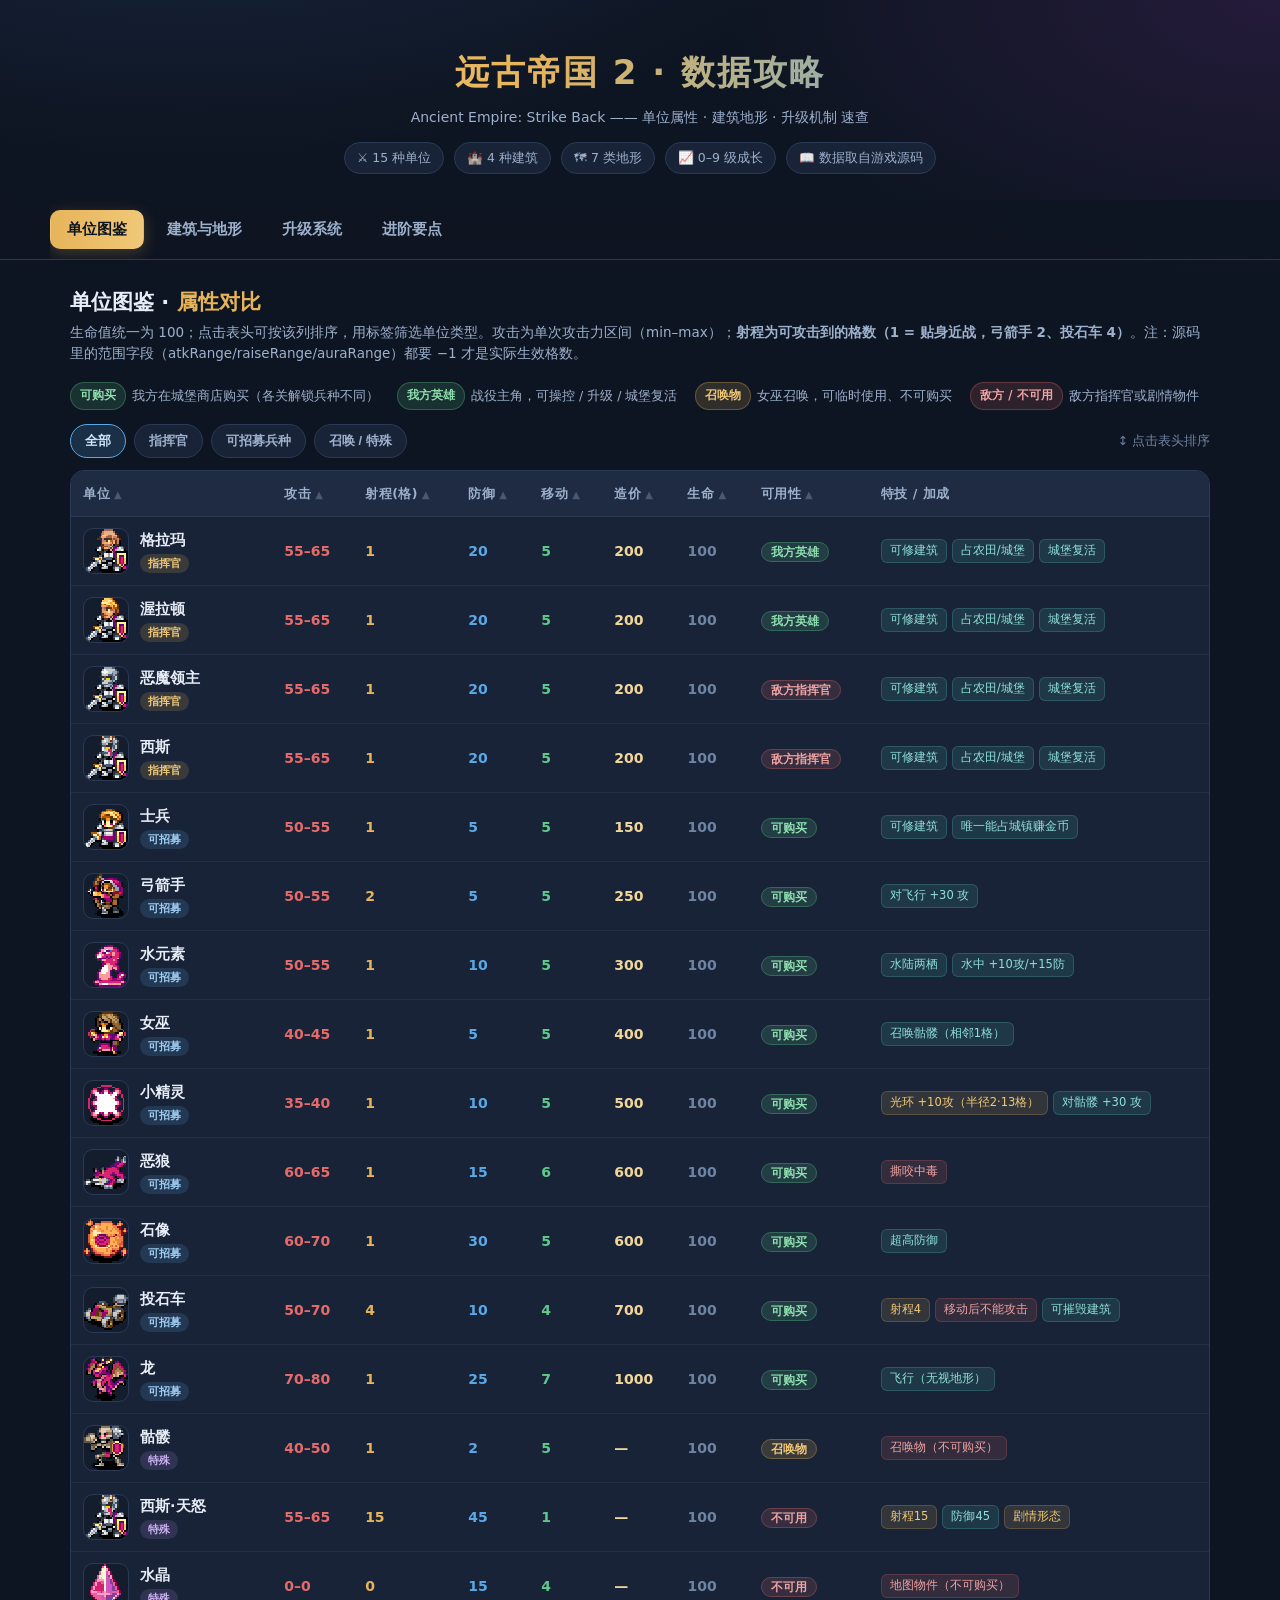
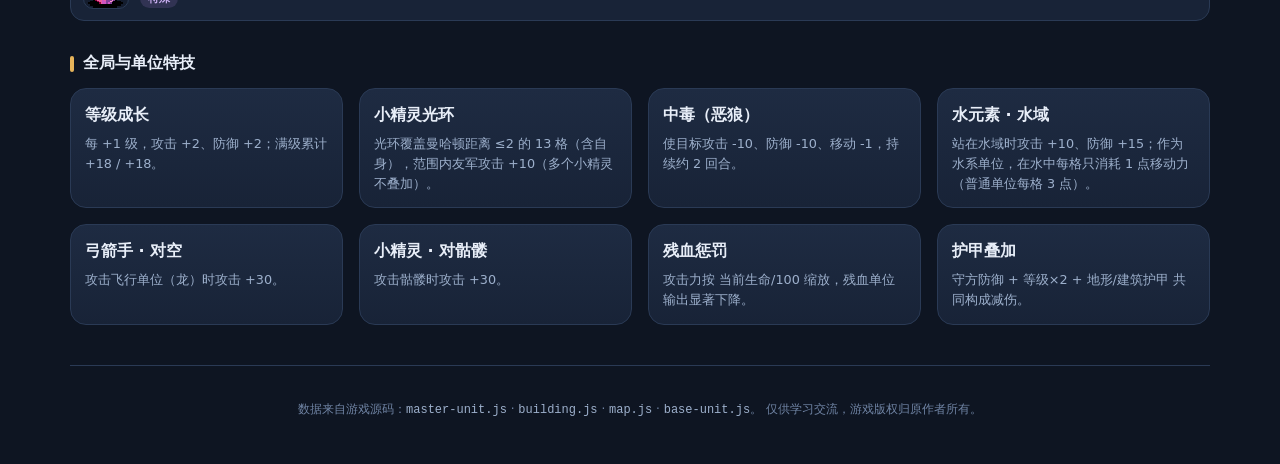
<file: guide/index.html>
<!DOCTYPE html>
<html lang="zh-CN">
<head>
<meta charset="UTF-8">
<meta name="viewport" content="width=device-width, initial-scale=1.0">
<title>远古帝国2 · 数据攻略</title>
<style>
  :root{
    --bg:#0e1522; --bg2:#131c2c; --panel:#182337; --panel2:#1e2b42;
    --line:#2a3a55; --txt:#e8eef8; --sub:#9db0cc; --muted:#6f83a3;
    --gold:#e7b45a; --blue:#5aa9e6; --green:#5ec98a; --red:#e56b6b; --purple:#b28ae6; --cyan:#57c9c2;
    --atk:#e56b6b; --def:#5aa9e6; --mov:#5ec98a; --range:#e7b45a;
  }
  *{box-sizing:border-box}
  html{scroll-behavior:smooth}
  body{
    margin:0;font-family:"Segoe UI","Microsoft YaHei",system-ui,sans-serif;
    color:var(--txt);
    background:radial-gradient(1200px 600px at 15% -10%,#1b2a45 0%,transparent 60%),
               radial-gradient(1000px 500px at 100% 0%,#241b3a 0%,transparent 55%),
               var(--bg);
    line-height:1.55; -webkit-font-smoothing:antialiased;
  }
  a{color:var(--blue)}
  .wrap{max-width:1180px;margin:0 auto;padding:0 20px}
  /* hero */
  .hero{padding:46px 0 26px;text-align:center}
  .hero h1{margin:0 0 8px;font-size:34px;letter-spacing:2px;
    background:linear-gradient(90deg,#f3d08a,#e7b45a 40%,#5aa9e6 90%);
    -webkit-background-clip:text;background-clip:text;color:transparent;font-weight:800}
  .hero p{margin:0;color:var(--sub);font-size:14px}
  .hero .badges{margin-top:14px;display:flex;gap:10px;justify-content:center;flex-wrap:wrap}
  .hero .badges span{background:var(--panel);border:1px solid var(--line);color:var(--sub);
    padding:5px 12px;border-radius:999px;font-size:12.5px}
  /* tabs */
  .tabs{position:sticky;top:0;z-index:20;background:rgba(14,21,34,.86);
    backdrop-filter:blur(10px);border-bottom:1px solid var(--line);margin-bottom:26px}
  .tabs .inner{display:flex;gap:6px;overflow-x:auto;padding:10px 0}
  .tab{white-space:nowrap;border:1px solid transparent;background:transparent;color:var(--sub);
    padding:9px 16px;border-radius:10px;cursor:pointer;font-size:14.5px;font-weight:600;transition:.18s}
  .tab:hover{color:var(--txt);background:var(--panel)}
  .tab.active{color:#0e1522;background:linear-gradient(90deg,#e7b45a,#f0c878);box-shadow:0 4px 16px rgba(231,180,90,.25)}
  /* panel */
  .panel{display:none;animation:fade .25s ease}
  .panel.active{display:block}
  @keyframes fade{from{opacity:0;transform:translateY(6px)}to{opacity:1;transform:none}}
  .section-title{font-size:21px;margin:6px 0 4px;font-weight:800}
  .section-title .em{color:var(--gold)}
  .section-desc{color:var(--sub);font-size:13.5px;margin:0 0 18px}
  .subhead{font-size:16px;font-weight:700;margin:30px 0 12px;display:flex;align-items:center;gap:9px}
  .subhead::before{content:"";width:4px;height:16px;border-radius:2px;background:var(--gold)}
  /* toolbar */
  .toolbar{display:flex;justify-content:space-between;align-items:center;gap:12px;flex-wrap:wrap;margin-bottom:12px}
  .chips{display:flex;gap:8px;flex-wrap:wrap}
  .chip{background:var(--panel);border:1px solid var(--line);color:var(--sub);padding:7px 14px;
    border-radius:999px;cursor:pointer;font-size:13px;font-weight:600;transition:.15s}
  .chip:hover{color:var(--txt);border-color:#3d517a}
  .chip.active{background:rgba(90,169,230,.18);border-color:var(--blue);color:#cfe6ff}
  .hint{color:var(--muted);font-size:12.5px}
  /* table */
  .tablewrap{overflow-x:auto;border:1px solid var(--line);border-radius:14px;background:var(--panel)}
  table{border-collapse:collapse;width:100%;min-width:820px;font-size:14px}
  thead th{position:sticky;top:0;background:var(--panel2);color:var(--sub);text-align:left;
    padding:13px 12px;font-weight:700;font-size:12.5px;letter-spacing:.5px;white-space:nowrap;
    border-bottom:1px solid var(--line);cursor:pointer;user-select:none}
  thead th .arr{opacity:.35;font-size:10px;margin-left:4px}
  thead th.sorted .arr{opacity:1;color:var(--gold)}
  tbody td{padding:11px 12px;border-bottom:1px solid rgba(42,58,85,.55);vertical-align:middle}
  tbody tr:hover{background:rgba(90,169,230,.06)}
  tbody tr:last-child td{border-bottom:none}
  .u-cell{display:flex;align-items:center;gap:11px;min-width:150px}
  .u-cell img{width:44px;height:44px;object-fit:contain;image-rendering:pixelated;
    background:radial-gradient(circle at 50% 60%,#2b3d5c,#141d2e);border-radius:10px;border:1px solid var(--line);padding:2px}
  .u-name{font-weight:700;font-size:14.5px}
  .role{display:inline-block;margin-top:2px;font-size:11px;padding:1px 8px;border-radius:999px;font-weight:600}
  .role.c{background:rgba(231,180,90,.16);color:#f0c878}
  .role.r{background:rgba(90,169,230,.16);color:#9fcdf3}
  .role.s{background:rgba(178,138,230,.16);color:#cbb0f2}
  .stat{font-variant-numeric:tabular-nums;font-weight:700}
  .s-atk{color:var(--atk)} .s-def{color:var(--def)} .s-mov{color:var(--mov)}
  .s-range{color:var(--range)} .s-hp{color:var(--muted)} .s-cost{color:#f0d69a}
  .abil{display:flex;flex-wrap:wrap;gap:5px}
  .tag{font-size:11.5px;padding:2px 8px;border-radius:6px;background:rgba(87,201,194,.13);color:#8fe0da;border:1px solid rgba(87,201,194,.22)}
  .tag.warn{background:rgba(229,107,107,.13);color:#f0a3a3;border-color:rgba(229,107,107,.22)}
  .tag.gold{background:rgba(231,180,90,.13);color:#f0c878;border-color:rgba(231,180,90,.22)}
  /* icon crop (sprite sheets: show first frame only) */
  .icon{background-repeat:no-repeat;background-size:100% auto;background-position:top center;
    image-rendering:pixelated;border-radius:10px;border:1px solid var(--line);flex:0 0 auto;background-color:#141d2e}
  .icon.sm{width:46px;height:46px}
  .icon.lg{width:56px;height:56px}
  .use{font-size:11.5px;font-weight:700;padding:2px 9px;border-radius:999px;white-space:nowrap;border:1px solid transparent}
  .use.ok{background:rgba(94,201,138,.16);color:#8fe0b0;border-color:rgba(94,201,138,.3)}
  .use.mid{background:rgba(231,180,90,.16);color:#f0c878;border-color:rgba(231,180,90,.3)}
  .use.no{background:rgba(229,107,107,.15);color:#f0a3a3;border-color:rgba(229,107,107,.3)}
  .legend{display:flex;gap:18px;flex-wrap:wrap;margin:0 0 14px;font-size:12.5px;color:var(--sub);line-height:1.9}
  .legend>span{display:inline-flex;align-items:center;gap:6px}
  /* cards */
  .cards{display:grid;grid-template-columns:repeat(auto-fill,minmax(255px,1fr));gap:16px}
  .card{background:linear-gradient(180deg,var(--panel2),var(--panel));border:1px solid var(--line);
    border-radius:16px;padding:16px;transition:.18s;position:relative;overflow:hidden}
  .card:hover{border-color:#3d517a;transform:translateY(-3px);box-shadow:0 10px 26px rgba(0,0,0,.35)}
  .card .top{display:flex;align-items:center;gap:13px;margin-bottom:10px}
  .card .top img{width:66px;height:66px;object-fit:contain;image-rendering:pixelated;border-radius:12px;
    background:radial-gradient(circle at 50% 60%,#2b3d5c,#141d2e);border:1px solid var(--line);padding:3px}
  .card h4{margin:0;font-size:16px}
  .card .kv{display:flex;gap:8px;flex-wrap:wrap;margin:8px 0 10px}
  .kv span{font-size:12px;padding:3px 9px;border-radius:8px;background:rgba(255,255,255,.04);border:1px solid var(--line)}
  .kv b{font-weight:700}
  .card .desc{color:var(--sub);font-size:12.8px;margin:0}
  .cards.tight .card{padding:14px}
  .cards.tight .top img{width:48px;height:48px}
  /* upgrade */
  .formula{background:var(--panel);border:1px solid var(--line);border-left:3px solid var(--gold);
    border-radius:12px;padding:16px 18px;color:var(--sub);font-size:13.5px;margin-bottom:22px}
  .formula code{color:#f0d69a;font-family:Consolas,monospace;font-size:13px}
  .lvl-table{min-width:520px}
  /* notes */
  .notes{display:grid;grid-template-columns:repeat(auto-fill,minmax(330px,1fr));gap:14px}
  .note{background:var(--panel);border:1px solid var(--line);border-radius:14px;padding:15px 16px}
  .note .n-h{display:flex;align-items:center;gap:9px;font-weight:700;margin-bottom:6px;font-size:14.5px}
  .note .ico{width:26px;height:26px;flex:0 0 26px;display:grid;place-items:center;border-radius:8px;
    background:rgba(231,180,90,.14);color:var(--gold);font-size:14px}
  .note p{margin:0;color:var(--sub);font-size:13px}
  .foot{color:var(--muted);font-size:12px;text-align:center;padding:34px 0 46px;border-top:1px solid var(--line);margin-top:40px}
  .foot code{color:#9db0cc}
  @media(max-width:640px){.hero h1{font-size:26px}.wrap{padding:0 14px}}
</style>
</head>
<body>

<header class="hero">
  <div class="wrap">
    <h1>远古帝国 2 · 数据攻略</h1>
    <p>Ancient Empire: Strike Back —— 单位属性 · 建筑地形 · 升级机制 速查</p>
    <div class="badges">
      <span>⚔ 15 种单位</span><span>🏰 4 种建筑</span><span>🗺 7 类地形</span><span>📈 0–9 级成长</span>
      <span>📖 数据取自游戏源码</span>
    </div>
  </div>
</header>

<nav class="tabs">
  <div class="wrap inner">
    <button class="tab active" data-target="p-units">单位图鉴</button>
    <button class="tab" data-target="p-build">建筑与地形</button>
    <button class="tab" data-target="p-upgrade">升级系统</button>
    <button class="tab" data-target="p-notes">进阶要点</button>
  </div>
</nav>

<main class="wrap">

  <!-- ============ 单位 ============ -->
  <section id="p-units" class="panel active">
    <h2 class="section-title">单位图鉴 · <span class="em">属性对比</span></h2>
    <p class="section-desc">生命值统一为 100；点击表头可按该列排序，用标签筛选单位类型。攻击为单次攻击力区间（min–max）；<b>射程为可攻击到的格数（1 = 贴身近战，弓箭手 2、投石车 4）</b>。注：源码里的范围字段（atkRange/raiseRange/auraRange）都要 −1 才是实际生效格数。</p>
    <div class="legend">
      <span><span class="use ok">可购买</span> 我方在城堡商店购买（各关解锁兵种不同）</span>
      <span><span class="use ok">我方英雄</span> 战役主角，可操控 / 升级 / 城堡复活</span>
      <span><span class="use mid">召唤物</span> 女巫召唤，可临时使用、不可购买</span>
      <span><span class="use no">敌方 / 不可用</span> 敌方指挥官或剧情物件</span>
    </div>

    <div class="toolbar">
      <div class="chips" id="roleChips">
        <button class="chip active" data-role="all">全部</button>
        <button class="chip" data-role="c">指挥官</button>
        <button class="chip" data-role="r">可招募兵种</button>
        <button class="chip" data-role="s">召唤 / 特殊</button>
      </div>
      <div class="hint">↕ 点击表头排序</div>
    </div>

    <div class="tablewrap">
      <table id="unitTable">
        <thead>
          <tr>
            <th data-key="name">单位<span class="arr">▲</span></th>
            <th data-key="atkMax">攻击<span class="arr">▲</span></th>
            <th data-key="range">射程(格)<span class="arr">▲</span></th>
            <th data-key="def">防御<span class="arr">▲</span></th>
            <th data-key="mov">移动<span class="arr">▲</span></th>
            <th data-key="cost">造价<span class="arr">▲</span></th>
            <th data-key="hp">生命<span class="arr">▲</span></th>
            <th data-key="useRank">可用性<span class="arr">▲</span></th>
            <th>特技 / 加成</th>
          </tr>
        </thead>
        <tbody></tbody>
      </table>
    </div>

    <h3 class="subhead">全局与单位特技</h3>
    <div class="cards tight" id="abilityCards"></div>
  </section>

  <!-- ============ 建筑与地形 ============ -->
  <section id="p-build" class="panel">
    <h2 class="section-title">建筑与地形 · <span class="em">增益一览</span></h2>
    <p class="section-desc">站在建筑或地形格上会获得“护甲”（减伤），建筑还提供回血与金币。护甲取建筑与地形中较高的那一项（建筑优先）。</p>

    <h3 class="subhead">建筑（驻守增益 / 收益）</h3>
    <div class="cards" id="buildingCards"></div>

    <h3 class="subhead">地形（防御加成 / 移动消耗）</h3>
    <div class="cards" id="terrainCards"></div>
  </section>

  <!-- ============ 升级 ============ -->
  <section id="p-upgrade" class="panel">
    <h2 class="section-title">升级系统 · <span class="em">成长曲线</span></h2>
    <p class="section-desc">单位通过战斗获得经验（XP）自动升级；<b>初始为 0 级</b>（0 XP，无加成）。每提升 1 级，<b>攻击 +2、防御 +2</b>（源码 atkByLevel / defByLevel = 2）。</p>

    <div class="formula">
      <div style="margin-bottom:8px;color:#cfe0f5;font-weight:700">⛨ 伤害结算（简化）</div>
      实际伤害 ≈ <code>(攻方攻击力 + 等级×2 + 各种增益 − 减益) × 攻方血量比例</code><br>
      − <code>(守方防御 + 等级×2 + 地形/建筑护甲 + 各种增益) × 攻方血量比例</code><br>
      伤害最低为 1，且不超过守方剩余生命。<span style="color:#8fa6c6">“血量比例 = 当前生命 / 100”，因此残血单位输出会下降。</span>
    </div>

    <div class="tablewrap" style="max-width:640px">
      <table class="lvl-table">
        <thead>
          <tr><th>等级（从 0 起）</th><th>所需经验 XP</th><th>累计攻击加成</th><th>累计防御加成</th></tr>
        </thead>
        <tbody id="levelBody"></tbody>
      </table>
    </div>
    <p class="section-desc" style="margin-top:14px">取“不超过当前 XP 的最高档”：<b>0 级 = 0 XP（无加成）</b>，攒到 84 XP 才升 1 级（+2/+2）；<b>9 级 = 926 XP（攻防各 +18，满级）</b>。</p>
  </section>

  <!-- ============ 进阶 ============ -->
  <section id="p-notes" class="panel">
    <h2 class="section-title">进阶攻略 · <span class="em">注意事项</span></h2>
    <p class="section-desc">对局中真正影响胜负的机制与细节，按重要性排列。</p>
    <div class="notes" id="noteCards"></div>
  </section>

  <div class="foot">
    数据来自游戏源码：<code>master-unit.js</code> · <code>building.js</code> · <code>map.js</code> · <code>base-unit.js</code>。
    仅供学习交流，游戏版权归原作者所有。
  </div>
</main>

<script>
/* ---------------- 数据 ---------------- */
const UNITS = [
  {id:'galamar', name:'格拉玛', role:'c', atkMin:55, atkMax:65, range:1, def:20, mov:5, cost:200, hp:100,
   abil:['可修建筑','占农田/城堡','城堡复活'], desc:'指挥官，攻防兼备；可占领城堡生产部队，阵亡后可在城堡中复活。'},
  {id:'valadorn', name:'渥拉顿', role:'c', atkMin:55, atkMax:65, range:1, def:20, mov:5, cost:200, hp:100,
   abil:['可修建筑','占农田/城堡','城堡复活'], desc:'指挥官，属性与格拉玛一致，可占领城堡生产部队并在城堡复活。'},
  {id:'demon-lord', name:'恶魔领主', role:'c', atkMin:55, atkMax:65, range:1, def:20, mov:5, cost:200, hp:100,
   abil:['可修建筑','占农田/城堡','城堡复活'], desc:'指挥官，属性与格拉玛一致，可占领城堡生产部队并在城堡复活。'},
  {id:'saeth', name:'西斯', role:'c', atkMin:55, atkMax:65, range:1, def:20, mov:5, cost:200, hp:100,
   abil:['可修建筑','占农田/城堡','城堡复活'], desc:'指挥官，属性与格拉玛一致；另有剧情形态“天怒”（见下）。'},
  {id:'soldier', name:'士兵', role:'r', atkMin:50, atkMax:55, range:1, def:5, mov:5, cost:150, hp:100,
   abil:['可修建筑','唯一能占城镇赚金币'], desc:'全能型战士，是军队中坚。也是能占领城镇/农田赚金币的兵种，经济核心。'},
  {id:'archer', name:'弓箭手', role:'r', atkMin:50, atkMax:55, range:2, def:5, mov:5, cost:250, hp:100,
   abil:['对飞行 +30 攻'], desc:'远程射手，射程 2，尤其擅长对付空中的飞行单位（对飞行 +30 攻击）。'},
  {id:'elemental', name:'水元素', role:'r', atkMin:50, atkMax:55, range:1, def:10, mov:5, cost:300, hp:100,
   abil:['水陆两栖','水中 +10攻/+15防'], desc:'水之灵。水系单位在水域每格只消耗 1 点移动力（普通单位每格 3 点），且在水中攻击 +10、防御 +15，是水战之王。'},
  {id:'sorceress', name:'女巫', role:'r', atkMin:40, atkMax:45, range:1, def:5, mov:5, cost:400, hp:100,
   abil:['召唤骷髅（相邻1格）'], desc:'精通魔法但近战薄弱。能从阵亡单位的坟墓召唤骷髅战士，关键时刻改变战局。'},
  {id:'wisp', name:'小精灵', role:'r', atkMin:35, atkMax:40, range:1, def:10, mov:5, cost:500, hp:100,
   abil:['光环 +10攻（半径2·13格）','对骷髅 +30 攻'], desc:'散发光环，增强周围友军攻击；近战对骷髅格外致命（对骷髅 +30）。'},
  {id:'dire-wolf', name:'恶狼', role:'r', atkMin:60, atkMax:65, range:1, def:15, mov:6, cost:600, hp:100,
   abil:['撕咬中毒'], desc:'凶猛的猎手，移动力 6。撕咬带毒：使目标攻击 -10、防御 -10、移动 -1。'},
  {id:'golem', name:'石像', role:'r', atkMin:60, atkMax:70, range:1, def:30, mov:5, cost:600, hp:100,
   abil:['超高防御'], desc:'远古生物，行动迟缓但防御极高（30）。据守建筑或高地时极难被击破。'},
  {id:'catapult', name:'投石车', role:'r', atkMin:50, atkMax:70, range:4, def:10, mov:4, cost:700, hp:100,
   abil:['射程4','移动后不能攻击','可摧毁建筑'], desc:'超远射程、破坏力强，可摧毁敌方城镇断其金币；但移动当回合不能攻击，近身极脆，需护卫。'},
  {id:'dragon', name:'龙', role:'r', atkMin:70, atkMax:80, range:1, def:25, mov:7, cost:1000, hp:100,
   abil:['飞行（无视地形）'], desc:'庞大飞行巨兽，移动力 7、攻击 70–80，飞行移动无视地形消耗，是最强常规兵种。'},
  {id:'skeleton', name:'骷髅', role:'s', atkMin:40, atkMax:50, range:1, def:2, mov:5, cost:null, hp:100,
   abil:['召唤物（不可购买）'], desc:'女巫召唤出的无生命战士，与士兵同样强大，但防御较低（2），无法在商店购买。'},
  {id:'saeth-heavens-fury', name:'西斯·天怒', role:'s', atkMin:55, atkMax:65, range:15, def:45, mov:1, cost:null, hp:100,
   abil:['射程15','防御45','剧情形态'], desc:'剧情特殊形态：射程高达 15、防御 45，但移动仅 1，且无法购买。'},
  {id:'crystal', name:'水晶', role:'s', atkMin:0, atkMax:0, range:0, def:15, mov:4, cost:null, hp:100,
   abil:['地图物件（不可购买）'], desc:'传说中的远古水晶，不能攻击，作为地图目标/守护物存在。'},
];

const USE = {
  'galamar':{t:'我方英雄',cls:'ok'}, 'valadorn':{t:'我方英雄',cls:'ok'},
  'demon-lord':{t:'敌方指挥官',cls:'no'}, 'saeth':{t:'敌方指挥官',cls:'no'},
  'soldier':{t:'可购买',cls:'ok'}, 'archer':{t:'可购买',cls:'ok'},
  'elemental':{t:'可购买',cls:'ok'}, 'sorceress':{t:'可购买',cls:'ok'},
  'wisp':{t:'可购买',cls:'ok'}, 'dire-wolf':{t:'可购买',cls:'ok'},
  'golem':{t:'可购买',cls:'ok'}, 'catapult':{t:'可购买',cls:'ok'},
  'dragon':{t:'可购买',cls:'ok'},
  'skeleton':{t:'召唤物',cls:'mid'},
  'saeth-heavens-fury':{t:'不可用',cls:'no'}, 'crystal':{t:'不可用',cls:'no'},
};

const ABILITIES = [
  {t:'等级成长', d:'每 +1 级，攻击 +2、防御 +2；满级累计 +18 / +18。', tag:'gold'},
  {t:'小精灵光环', d:'光环覆盖曼哈顿距离 ≤2 的 13 格（含自身），范围内友军攻击 +10（多个小精灵不叠加）。', tag:''},
  {t:'中毒（恶狼）', d:'使目标攻击 -10、防御 -10、移动 -1，持续约 2 回合。', tag:'warn'},
  {t:'水元素 · 水域', d:'站在水域时攻击 +10、防御 +15；作为水系单位，在水中每格只消耗 1 点移动力（普通单位每格 3 点）。', tag:''},
  {t:'弓箭手 · 对空', d:'攻击飞行单位（龙）时攻击 +30。', tag:''},
  {t:'小精灵 · 对骷髅', d:'攻击骷髅时攻击 +30。', tag:''},
  {t:'残血惩罚', d:'攻击力按 当前生命/100 缩放，残血单位输出显著下降。', tag:'warn'},
  {t:'护甲叠加', d:'守方防御 + 等级×2 + 地形/建筑护甲 共同构成减伤。', tag:''},
];

const BUILDINGS = [
  {id:'castle', name:'城堡', img:'images/building/castle.png',
   kv:[['收益','+50 金 / 回合'],['回血','+20 / 回合'],['护甲','+15']],
   desc:'可驻军并生产部队；指挥官阵亡后可在此复活。经济与补员的核心建筑，务必守住。'},
  {id:'farm', name:'农田', img:'images/building/farm.png',
   kv:[['收益','+30 金 / 回合'],['回血','+20 / 回合'],['护甲','+15']],
   desc:'占领后每回合产出金币。可被摧毁——损坏后需士兵/指挥官修复才能继续占领。'},
  {id:'well', name:'水井', img:'images/building/well.png',
   kv:[['收益','无'],['回血','+20 / 回合'],['护甲','+15']],
   desc:'中立建筑，不产金；驻守可每回合回血，适合作为前线的回血据点。'},
  {id:'temple', name:'神殿', img:'images/building/temple.png',
   kv:[['收益','无'],['回血','+20 / 回合'],['护甲','+15']],
   desc:'中立建筑，不产金；驻守可每回合回血，兼具防御加成。'},
];

const TERRAINS = [
  {id:'terra-1', name:'草地', img:'images/terrain/terra-4.png', kv:[['护甲','+5'],['移动消耗','1']], desc:'最常见的平地，轻度防御加成。'},
  {id:'road-1', name:'道路', img:'images/terrain/road-1.png', kv:[['护甲','+0'],['移动消耗','1']], desc:'快速通道，无防御加成，适合快速机动。'},
  {id:'bridge-1', name:'桥', img:'images/terrain/bridge-1.png', kv:[['护甲','+0'],['移动消耗','1']], desc:'跨越水面的通道，无防御加成。'},
  {id:'hill-1', name:'丘陵', img:'images/terrain/hill-1.png', kv:[['护甲','+10'],['移动消耗','2']], desc:'高地，防御 +10，是理想的防守位。'},
  {id:'forest-1', name:'森林', img:'images/terrain/forest-1.png', kv:[['护甲','+10'],['移动消耗','2']], desc:'掩护地形，防御 +10，适合设伏与固守。'},
  {id:'stone-1', name:'石地', img:'images/terrain/stone-1.png', kv:[['护甲','+15'],['移动消耗','3']], desc:'防御最高的地形 +15，但移动消耗大。'},
  {id:'water-1', name:'水域', img:'images/terrain/water-1.png', kv:[['护甲','+0'],['移动消耗','3（水元素 1）']], desc:'所有单位均可通行但消耗 3；水元素消耗 1 且在水中 +10攻/+15防；龙飞行无视。'},
];

const LEVELS = [
  [0,0,0,0],[1,84,2,2],[2,172,4,4],[3,265,6,6],[4,362,8,8],
  [5,464,10,10],[6,571,12,12],[7,684,14,14],[8,802,16,16],[9,926,18,18],
];

const NOTES = [
  ['💰','经济优先','只有士兵与指挥官能占领城镇（农田/城堡）赚金币。尽早派兵占点，金币是一切出兵的基础。'],
  ['🏰','守好城堡','城堡可生产部队、指挥官阵亡后能在此复活。攻方应优先摧毁/占领敌方城堡断其经济与补员。'],
  ['❤','建筑回血','残血单位站到城堡/农田/水井/神殿上，每回合最多回 20 血；以建筑为据点打拉锯战。'],
  ['⛰','卡地形','石地 +15、丘陵/森林 +10、草地 +5 防御。前排站高地/森林/石地，远程躲后排输出。'],
  ['👣','算移动力','石地/水域每格耗 3、丘陵/森林耗 2、平地/路/桥耗 1（水系单位在水域每格只耗 1）。绕路与地形直接决定机动与包抄。'],
  ['🌊','善用不水域','水并非不可通行，普通单位每格耗 3；水元素在水中耗 1 且 +10攻/+15防，龙飞行无视地形。'],
  ['🎯','利用克制','弓箭手对飞行（龙）+30；小精灵对骷髅 +30，且光环给半径 2（13 格）内友军 +10 攻——把小精灵贴在主力输出旁。'],
  ['☠','先手放毒','恶狼撕咬使目标 -10攻/-10防/-1移动。先手毒住敌方主力（指挥官、龙）收益极大。'],
  ['🪨','护卫投石车','投石车射程 4、能拆建筑断经济，但“移动后不能攻击”且近身极脆，需士兵/石像贴身保护。'],
  ['🧙','女巫召唤','女巫在相邻 1 格（上下左右紧挨自己）内、从阵亡单位墓碑召唤骷髅，当肉盾或占点位（骷髅不可购买），用召唤物消耗敌方攻击。'],
  ['📈','养精蓄锐','多打胜仗攒 XP，攻防每级 +2（满级 +18/+18）。护送高价值单位升级，避免无谓送头。'],
  ['🩸','残血即弱','攻击力按当前血量比例缩放，残血单位输出骤降——及时回血或换防，别让残兵硬拼。'],
  ['🎚','难度说明','难度只改变电脑 AI 的评分与“是否保兵撤退”，不改单位/经济数值；困难 AI 更会保存实力，简单更莽。'],
  ['💾','存档备份','进度存浏览器 IndexedDB，换端口或清站点数据会丢失；请用「关于 → 导出存档」定期备份。'],
];

/* ---------------- 渲染 ---------------- */
const ROLE_TXT = {c:'指挥官', r:'可招募', s:'特殊'};
const ROLE_CLS = {c:'c', r:'r', s:'s'};
const imgOf = u => 'images/units/unit-' + (u.id==='saeth-heavens-fury'?'saeth':u.id) + '-red.png';

function statCell(v, cls){ return `<td class="stat ${cls}">${v}</td>`; }

let curRole = 'all', sortKey = null, sortDir = 1;
function renderUnits(){
  const rows = UNITS.filter(u => curRole==='all' || u.role===curRole);
  if(sortKey){
    rows.sort((a,b)=>{
      let va = a[sortKey], vb = b[sortKey];
      if(sortKey==='name') return String(va).localeCompare(String(vb),'zh')*sortDir;
      if(va==null) va = -1; if(vb==null) vb = -1;
      return (va-vb)*sortDir;
    });
  }
  document.querySelector('#unitTable tbody').innerHTML = rows.map(u=>`
    <tr>
      <td>
        <div class="u-cell">
          <div class="icon sm" style="background-image:url('${imgOf(u)}')"></div>
          <div><div class="u-name">${u.name}</div>
            <span class="role ${ROLE_CLS[u.role]}">${ROLE_TXT[u.role]}</span></div>
        </div>
      </td>
      ${statCell(u.atkMin+'–'+u.atkMax,'s-atk')}
      ${statCell(u.range,'s-range')}
      ${statCell(u.def,'s-def')}
      ${statCell(u.mov,'s-mov')}
      ${statCell(u.cost==null?'—':u.cost,'s-cost')}
      ${statCell(u.hp,'s-hp')}
      <td><span class="use ${(USE[u.id]||{}).cls||'ok'}">${(USE[u.id]||{}).t||'—'}</span></td>
      <td><div class="abil">${u.abil.map(a=>{
        const w = /毒|不能|不可|脆弱/.test(a)?'warn':(/光环|射程|剧情/.test(a)?'gold':'');
        return `<span class="tag ${w}">${a}</span>`;}).join('')}</div></td>
    </tr>`).join('');
}
document.querySelectorAll('#roleChips .chip').forEach(c=>{
  c.addEventListener('click',()=>{
    document.querySelectorAll('#roleChips .chip').forEach(x=>x.classList.remove('active'));
    c.classList.add('active'); curRole = c.dataset.role; renderUnits();
  });
});
document.querySelectorAll('#unitTable thead th[data-key]').forEach(th=>{
  th.addEventListener('click',()=>{
    const k = th.dataset.key;
    if(sortKey===k){ sortDir*=-1; } else { sortKey=k; sortDir=1; }
    document.querySelectorAll('#unitTable thead th').forEach(t=>t.classList.remove('sorted'));
    th.classList.add('sorted');
    th.querySelector('.arr').textContent = sortDir>0?'▲':'▼';
    renderUnits();
  });
});

function renderCards(el, arr){
  el.innerHTML = arr.map(o=>`
    <div class="card">
      <div class="top">
        <img src="${o.img}" alt="${o.name}">
        <h4>${o.name}</h4>
      </div>
      <div class="kv">${o.kv.map(k=>`<span>${k[0]} <b>${k[1]}</b></span>`).join('')}</div>
      <p class="desc">${o.desc}</p>
    </div>`).join('');
}

function renderAbilities(){
  document.getElementById('abilityCards').innerHTML = ABILITIES.map(a=>`
    <div class="card">
      <h4 style="margin-bottom:6px">${a.t}</h4>
      <p class="desc">${a.d}</p>
    </div>`).join('');
}

function renderLevels(){
  document.getElementById('levelBody').innerHTML = LEVELS.map(r=>`
    <tr><td class="stat">Lv.${r[0]}</td><td>${r[1]} XP</td>
        <td class="stat s-atk">+${r[2]}</td><td class="stat s-def">+${r[3]}</td></tr>`).join('');
}

function renderNotes(){
  document.getElementById('noteCards').innerHTML = NOTES.map(n=>`
    <div class="note">
      <div class="n-h"><span class="ico">${n[0]}</span>${n[1]}</div>
      <p>${n[2]}</p>
    </div>`).join('');
}

/* tabs */
document.querySelectorAll('.tab').forEach(t=>{
  t.addEventListener('click',()=>{
    document.querySelectorAll('.tab').forEach(x=>x.classList.remove('active'));
    document.querySelectorAll('.panel').forEach(x=>x.classList.remove('active'));
    t.classList.add('active');
    document.getElementById(t.dataset.target).classList.add('active');
    window.scrollTo({top:0,behavior:'smooth'});
  });
});

renderUnits(); renderAbilities(); renderLevels();
renderCards(document.getElementById('buildingCards'), BUILDINGS);
renderCards(document.getElementById('terrainCards'), TERRAINS);
renderNotes();
</script>
</body>
</html>
</file>
